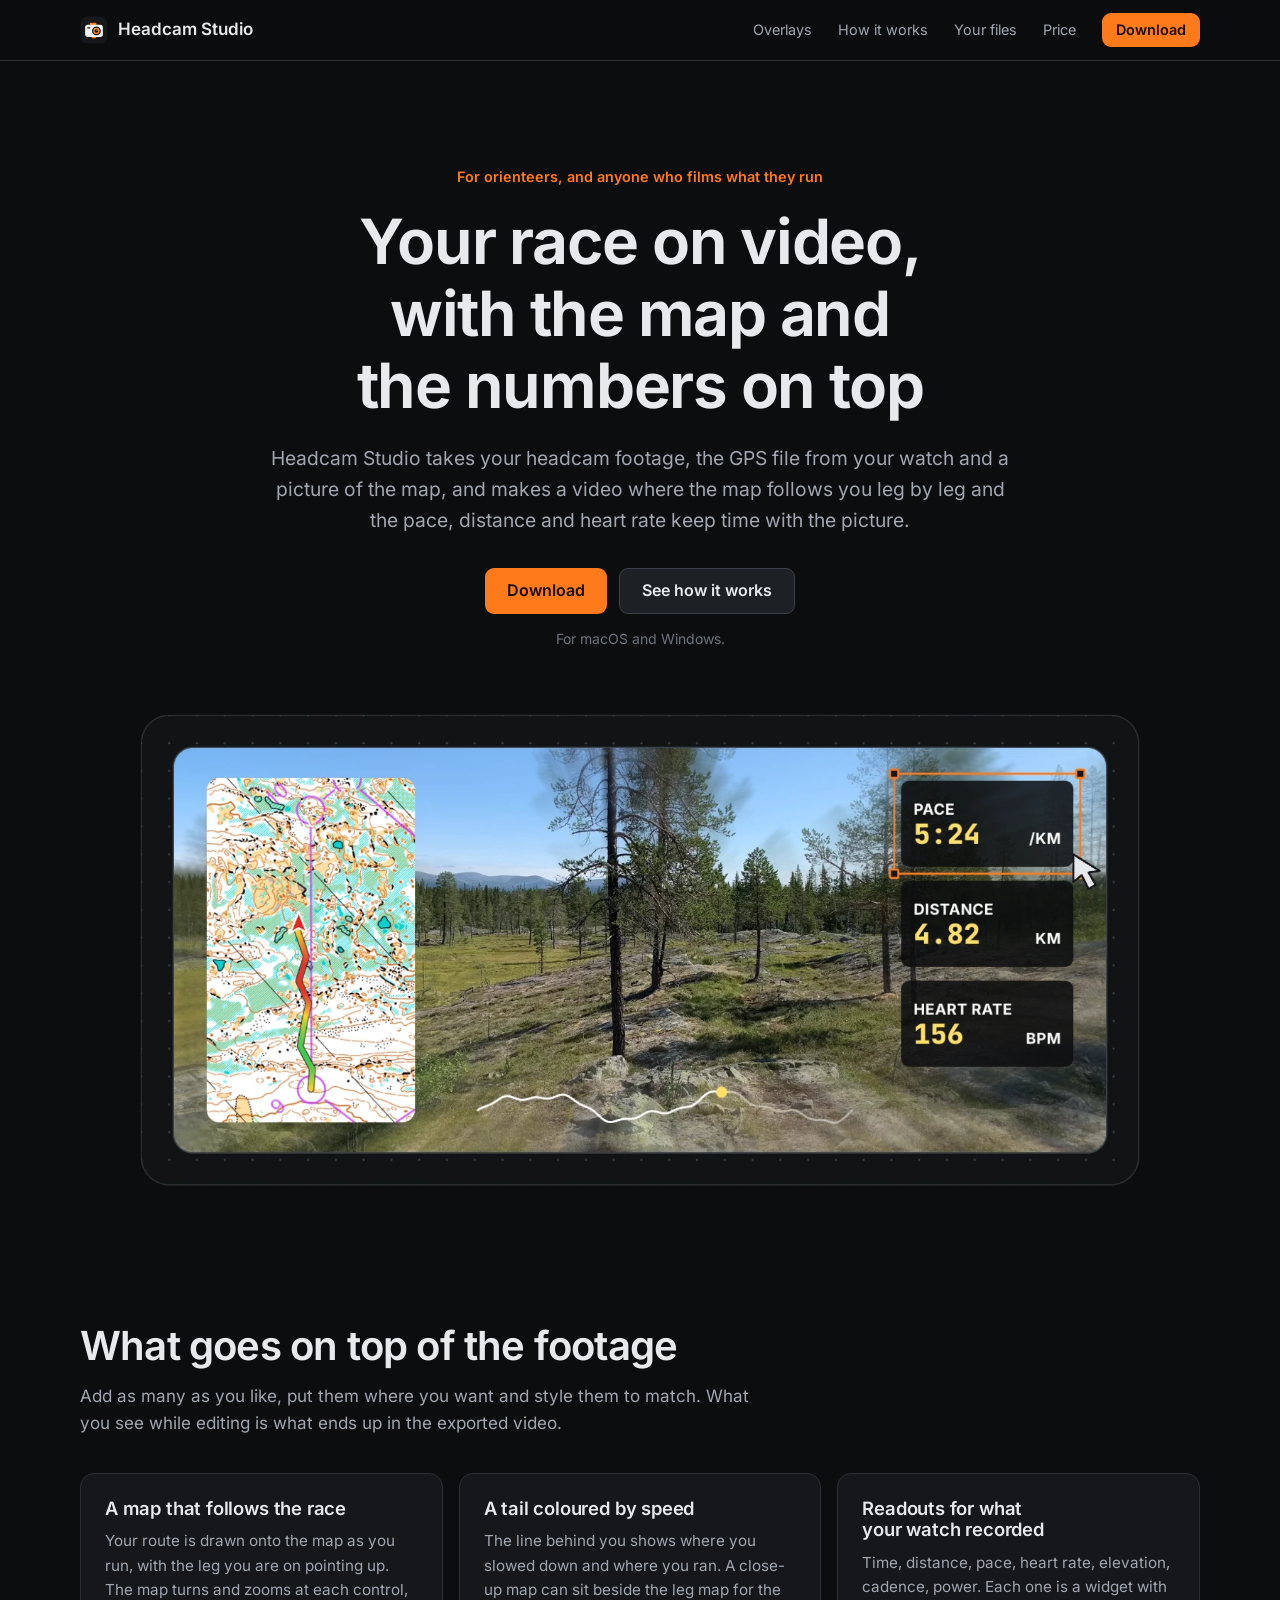
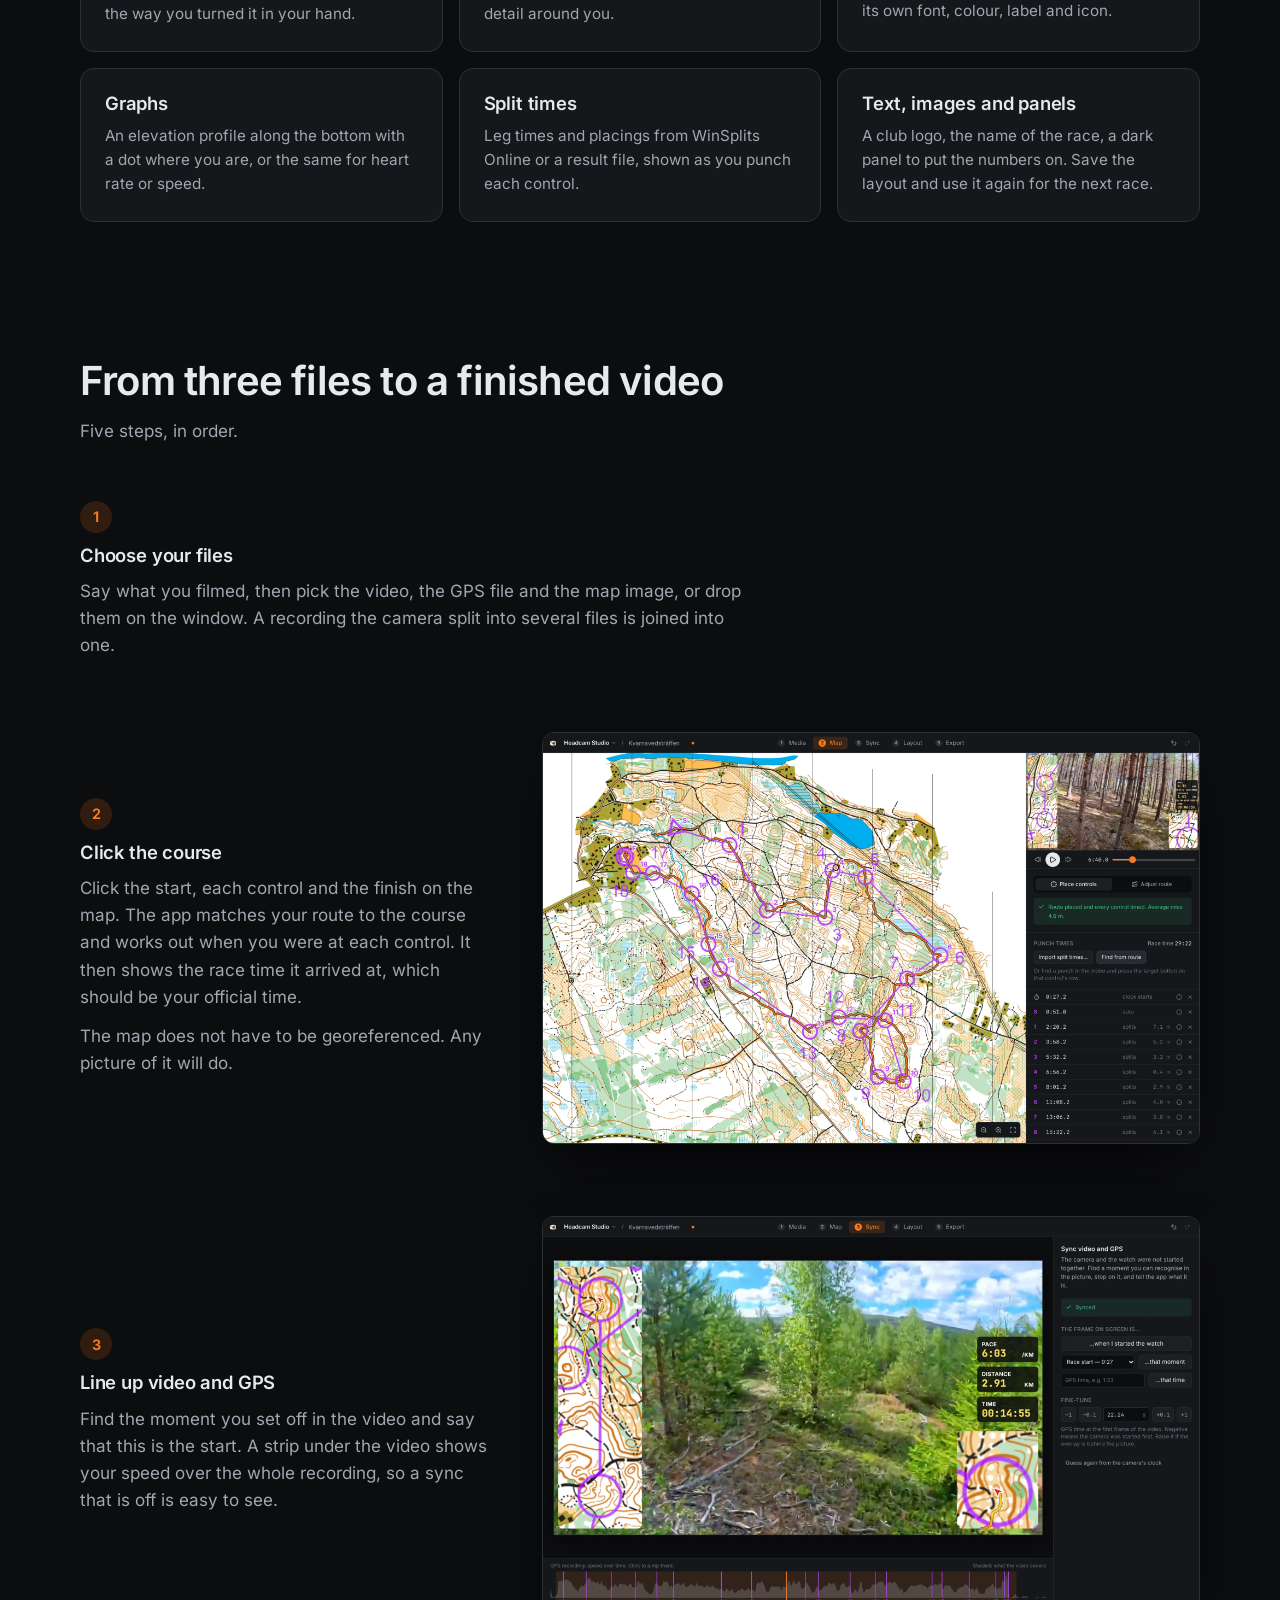
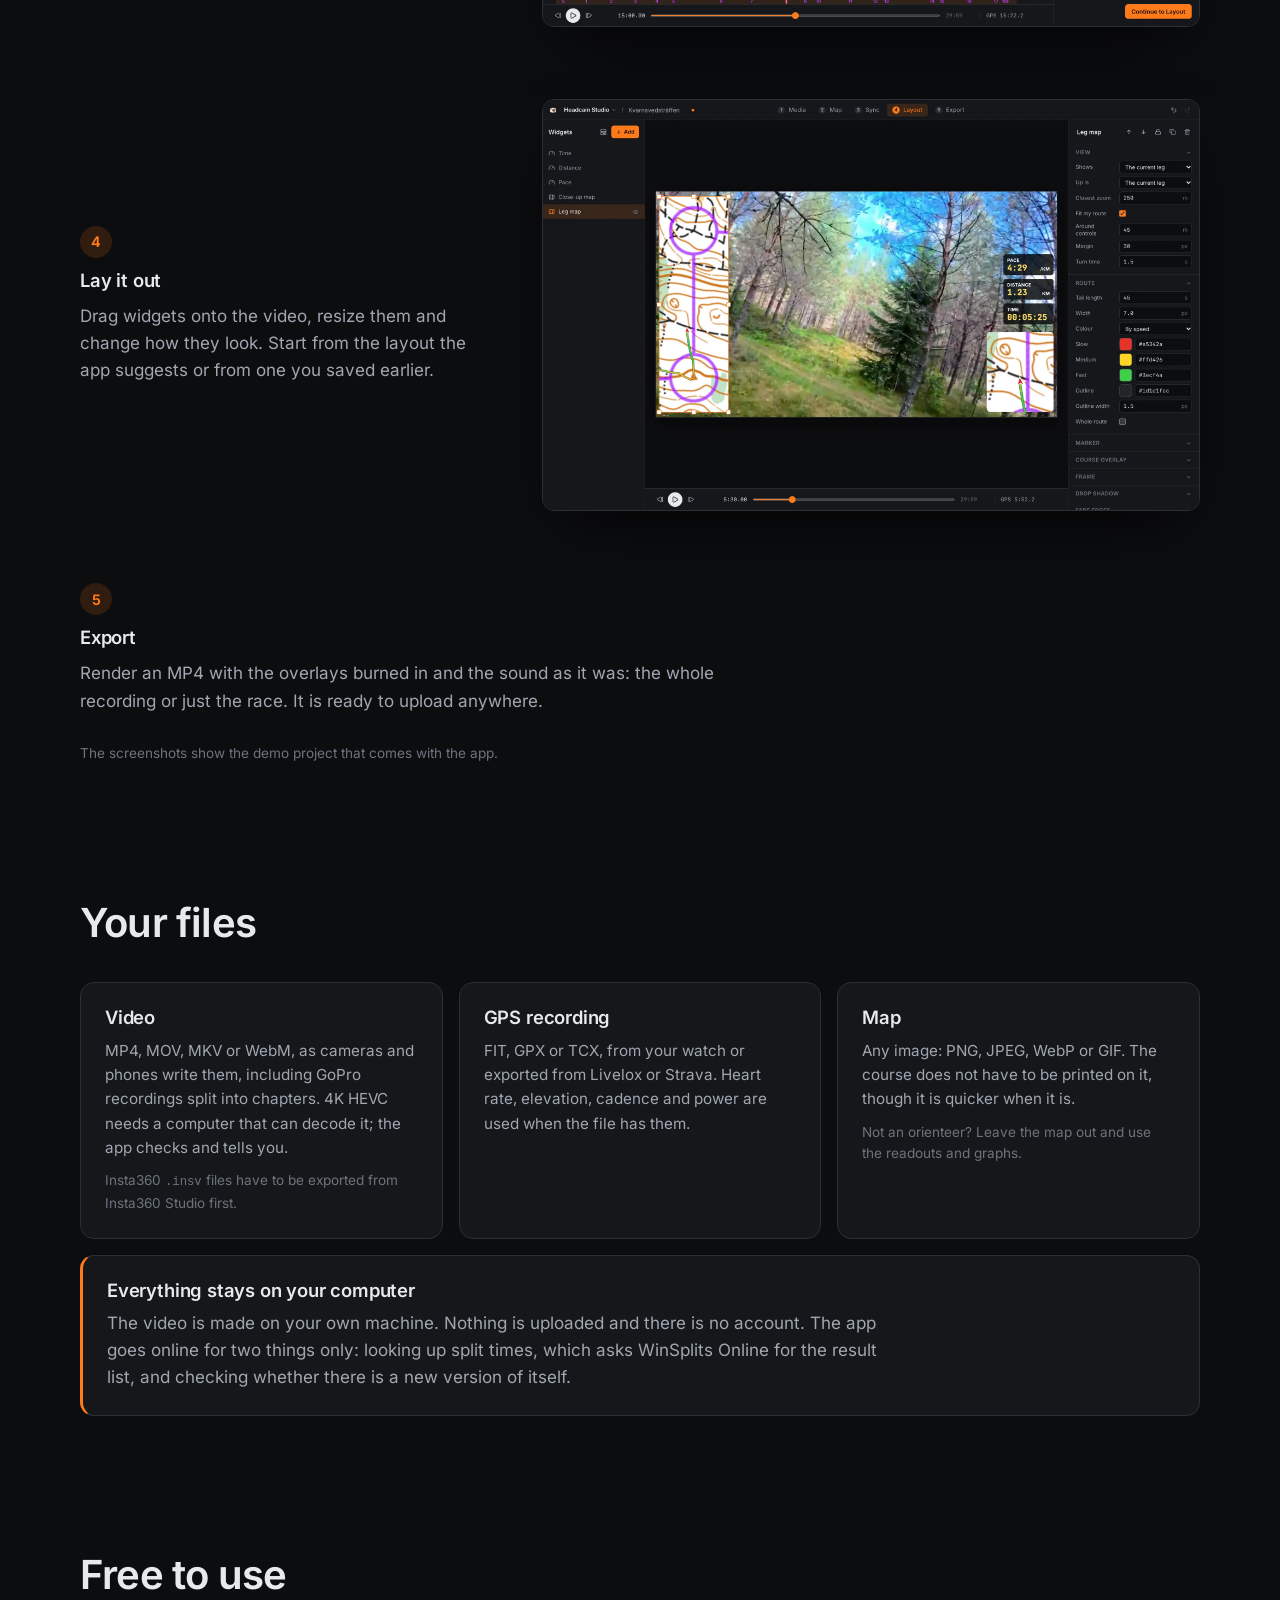
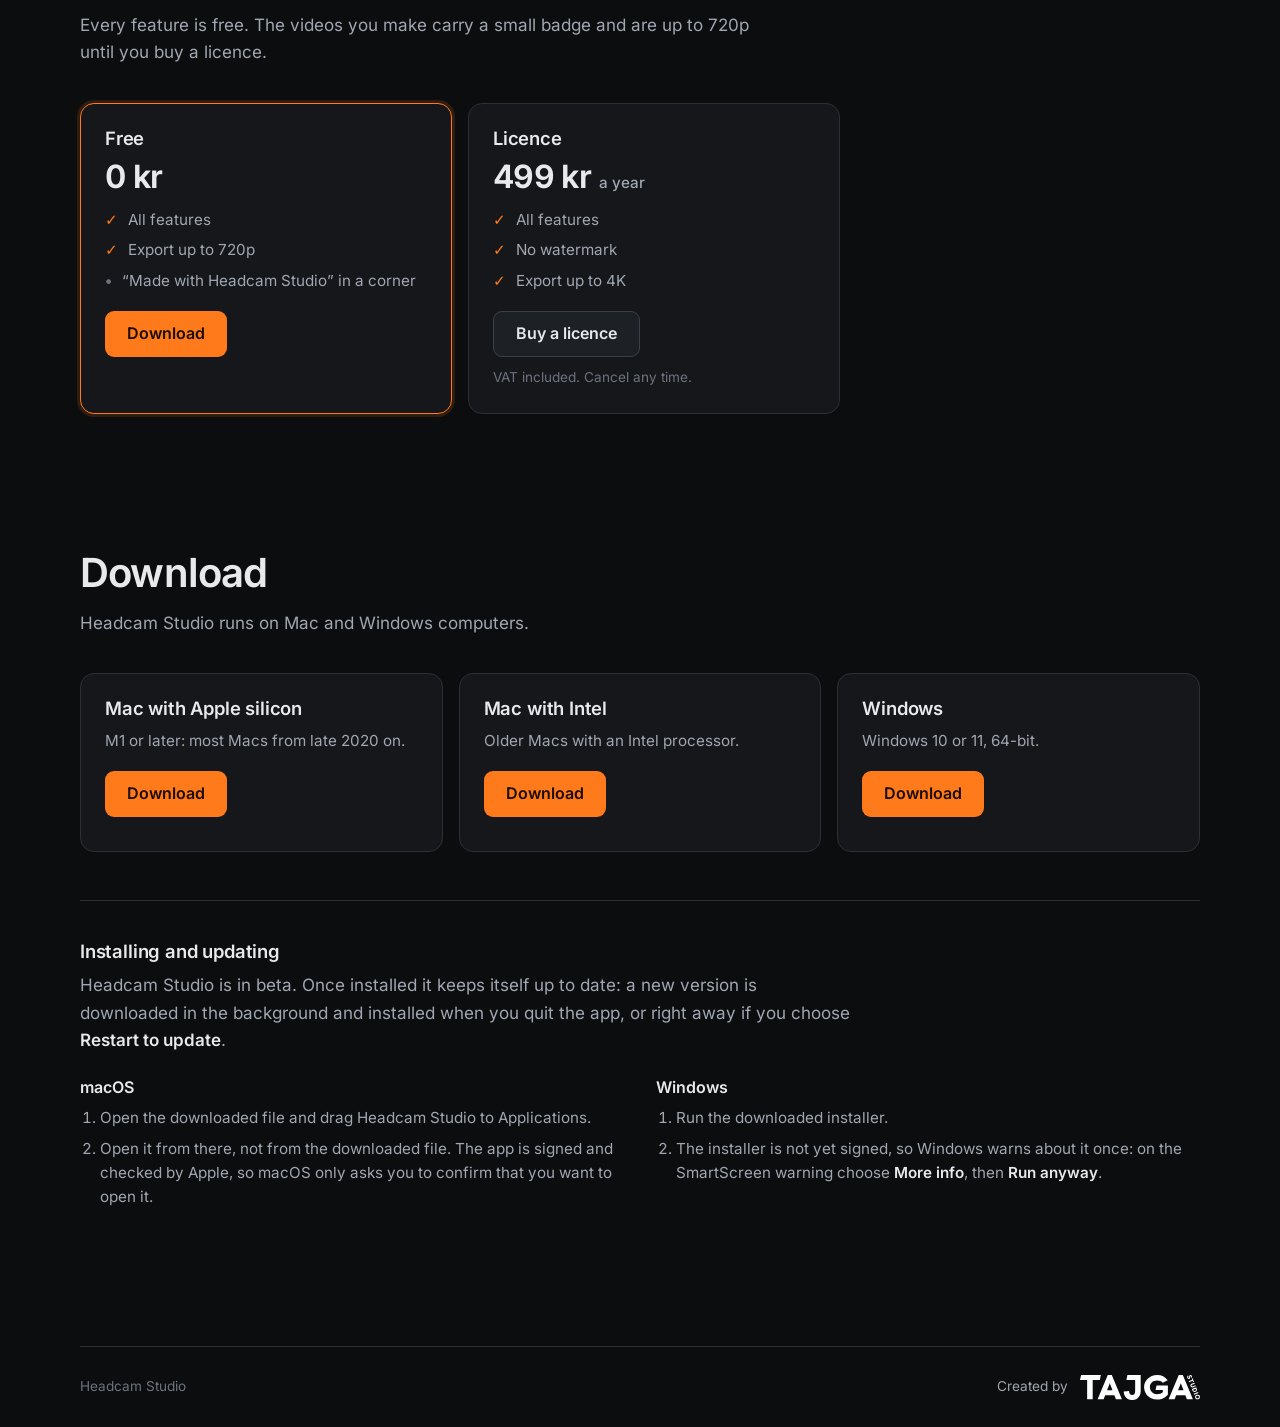
<file: index.html>
<!doctype html>
<html lang="en">
  <head>
    <meta charset="utf-8" />
    <meta name="viewport" content="width=device-width, initial-scale=1" />
    <meta name="author" content="Tajga Studio" />
    <title>Headcam Studio — your race on video, with the map and the numbers</title>
    <meta
      name="description"
      content="Headcam Studio turns headcam footage, a GPS recording and an orienteering map into a video with synced overlays: a map that follows the race leg by leg, pace, distance, heart rate and more. For macOS and Windows."
    />
    <meta property="og:title" content="Headcam Studio" />
    <meta
      property="og:description"
      content="Your headcam footage with the map, the route and the numbers on top. For macOS and Windows."
    />
    <meta property="og:type" content="website" />
    <meta property="og:image" content="assets/og.jpg" />
    <meta name="twitter:card" content="summary_large_image" />
    <meta name="theme-color" content="#0c0d0f" />
    <link rel="icon" href="assets/logo.svg" type="image/svg+xml" />
    <link rel="apple-touch-icon" href="assets/icon-180.png" />
    <link rel="preload" href="assets/inter.woff2" as="font" type="font/woff2" crossorigin />
    <link rel="stylesheet" href="styles.css" />
    <script src="main.js" defer></script>
  </head>
  <body>
    <header class="nav">
      <div class="wrap nav-inner">
        <a class="brand" href="#top">
          <img src="assets/logo.svg" alt="" width="28" height="28" />
          <span>Headcam Studio</span>
        </a>
        <nav aria-label="Sections">
          <a href="#overlays">Overlays</a>
          <a href="#how">How it works</a>
          <a href="#files">Your files</a>
          <a href="#price">Price</a>
          <a class="button small" href="#download">Download</a>
        </nav>
      </div>
    </header>

    <main id="top">
      <section class="hero wrap">
        <p class="eyebrow">For orienteers, and anyone who films what they run</p>
        <h1>Your race on video, with the map and the numbers on top</h1>
        <p class="lead">
          Headcam Studio takes your headcam footage, the GPS file from your watch and a picture of
          the map, and makes a video where the map follows you leg by leg and the pace, distance and
          heart rate keep time with the picture.
        </p>
        <div class="actions">
          <a class="button" id="hero-download" href="#download">Download</a>
          <a class="button ghost" href="#how">See how it works</a>
        </div>
        <p class="note" id="hero-note">For macOS and Windows.</p>
        <img
          class="hero-shot"
          src="assets/hero.webp"
          width="1408"
          height="666"
          alt="A headcam view of rocky forest with an orienteering map, pace, distance, heart rate and an elevation line laid over it"
        />
      </section>

      <section id="overlays" class="wrap section">
        <h2>What goes on top of the footage</h2>
        <p class="section-lead">
          Add as many as you like, put them where you want and style them to match. What you see
          while editing is what ends up in the exported video.
        </p>
        <div class="grid">
          <article class="card">
            <h3>A map that follows the race</h3>
            <p>
              Your route is drawn onto the map as you run, with the leg you are on pointing up. The
              map turns and zooms at each control, the way you turned it in your hand.
            </p>
          </article>
          <article class="card">
            <h3>A tail coloured by speed</h3>
            <p>
              The line behind you shows where you slowed down and where you ran. A close-up map can
              sit beside the leg map for the detail around you.
            </p>
          </article>
          <article class="card">
            <h3>Readouts for what your watch recorded</h3>
            <p>
              Time, distance, pace, heart rate, elevation, cadence, power. Each one is a widget with
              its own font, colour, label and icon.
            </p>
          </article>
          <article class="card">
            <h3>Graphs</h3>
            <p>
              An elevation profile along the bottom with a dot where you are, or the same for heart
              rate or speed.
            </p>
          </article>
          <article class="card">
            <h3>Split times</h3>
            <p>
              Leg times and placings from WinSplits Online or a result file, shown as you punch each
              control.
            </p>
          </article>
          <article class="card">
            <h3>Text, images and panels</h3>
            <p>
              A club logo, the name of the race, a dark panel to put the numbers on. Save the layout
              and use it again for the next race.
            </p>
          </article>
        </div>
      </section>

      <section id="how" class="wrap section">
        <h2>From three files to a finished video</h2>
        <p class="section-lead">Five steps, in order.</p>

        <ol class="steps">
          <li class="step text-only">
            <div class="step-text">
              <span class="step-number">1</span>
              <h3>Choose your files</h3>
              <p>
                Say what you filmed, then pick the video, the GPS file and the map image, or drop
                them on the window. A recording the camera split into several files is joined into
                one.
              </p>
            </div>
          </li>
          <li class="step">
            <div class="step-text">
              <span class="step-number">2</span>
              <h3>Click the course</h3>
              <p>
                Click the start, each control and the finish on the map. The app matches your route
                to the course and works out when you were at each control. It then shows the race
                time it arrived at, which should be your official time.
              </p>
              <p>The map does not have to be georeferenced. Any picture of it will do.</p>
            </div>
            <img
              src="assets/step-map.webp"
              width="2400"
              height="1500"
              loading="lazy"
              alt="The Map step: an orienteering map with the course clicked in and the route laid over it"
            />
          </li>
          <li class="step">
            <div class="step-text">
              <span class="step-number">3</span>
              <h3>Line up video and GPS</h3>
              <p>
                Find the moment you set off in the video and say that this is the start. A strip
                under the video shows your speed over the whole recording, so a sync that is off is
                easy to see.
              </p>
            </div>
            <img
              src="assets/step-sync.webp"
              width="2400"
              height="1500"
              loading="lazy"
              alt="The Sync step: the video with overlays, and a strip showing speed over the whole recording"
            />
          </li>
          <li class="step">
            <div class="step-text">
              <span class="step-number">4</span>
              <h3>Lay it out</h3>
              <p>
                Drag widgets onto the video, resize them and change how they look. Start from the
                layout the app suggests or from one you saved earlier.
              </p>
            </div>
            <img
              src="assets/step-layout.webp"
              width="2400"
              height="1500"
              loading="lazy"
              alt="The Layout step: a leg map selected on the video, with its settings in a panel on the right"
            />
          </li>
          <li class="step text-only">
            <div class="step-text">
              <span class="step-number">5</span>
              <h3>Export</h3>
              <p>
                Render an MP4 with the overlays burned in and the sound as it was: the whole
                recording or just the race. It is ready to upload anywhere.
              </p>
            </div>
          </li>
        </ol>
        <p class="caption">The screenshots show the demo project that comes with the app.</p>
      </section>

      <section id="files" class="wrap section">
        <h2>Your files</h2>
        <div class="grid">
          <article class="card">
            <h3>Video</h3>
            <p>
              MP4, MOV, MKV or WebM, as cameras and phones write them, including GoPro recordings
              split into chapters. 4K HEVC needs a computer that can decode it; the app checks and
              tells you.
            </p>
            <p class="fine">
              Insta360 <code>.insv</code> files have to be exported from Insta360 Studio first.
            </p>
          </article>
          <article class="card">
            <h3>GPS recording</h3>
            <p>
              FIT, GPX or TCX, from your watch or exported from Livelox or Strava. Heart rate,
              elevation, cadence and power are used when the file has them.
            </p>
          </article>
          <article class="card">
            <h3>Map</h3>
            <p>
              Any image: PNG, JPEG, WebP or GIF. The course does not have to be printed on it,
              though it is quicker when it is.
            </p>
            <p class="fine">Not an orienteer? Leave the map out and use the readouts and graphs.</p>
          </article>
        </div>
        <div class="callout">
          <h3>Everything stays on your computer</h3>
          <p>
            The video is made on your own machine. Nothing is uploaded and there is no account.
            The app goes online for two things only: looking up split times, which asks WinSplits
            Online for the result list, and checking whether there is a new version of itself.
          </p>
        </div>
      </section>

      <section id="price" class="wrap section">
        <h2>Free to use</h2>
        <p class="section-lead">
          Every feature is free. The videos you make carry a small badge and are up to 720p until you
          buy a licence.
        </p>
        <div class="prices">
          <article class="card suggested">
            <h3>Free</h3>
            <p class="price">0 kr</p>
            <ul class="ticks">
              <li>All features</li>
              <li>Export up to 720p</li>
              <li class="plain">“Made with Headcam Studio” in a corner</li>
            </ul>
            <a class="button" href="#download">Download</a>
          </article>
          <article class="card">
            <h3>Licence</h3>
            <p class="price">499 kr <small>a year</small></p>
            <ul class="ticks">
              <li>All features</li>
              <li>No watermark</li>
              <li>Export up to 4K</li>
            </ul>
            <a class="button ghost" href="https://licence.tajga.studio/buy/headcam-studio">Buy a licence</a>
            <p class="fine">VAT included. Cancel any time.</p>
          </article>
        </div>
      </section>

      <section id="download" class="wrap section">
        <h2>Download</h2>
        <p class="section-lead" id="download-lead">Headcam Studio runs on Mac and Windows computers.</p>

        <div class="grid downloads" id="downloads">
          <article class="card download" data-platform="mac-arm64">
            <h3>Mac with Apple silicon</h3>
            <p>M1 or later: most Macs from late 2020 on.</p>
            <a class="button" href="https://github.com/ludvigeriksson/headcam-studio-releases/releases/latest">Download</a>
            <p class="fine size"></p>
          </article>
          <article class="card download" data-platform="mac-x64">
            <h3>Mac with Intel</h3>
            <p>Older Macs with an Intel processor.</p>
            <a class="button" href="https://github.com/ludvigeriksson/headcam-studio-releases/releases/latest">Download</a>
            <p class="fine size"></p>
          </article>
          <article class="card download" data-platform="win-x64">
            <h3>Windows</h3>
            <p>Windows 10 or 11, 64-bit.</p>
            <a class="button" href="https://github.com/ludvigeriksson/headcam-studio-releases/releases/latest">Download</a>
            <p class="fine size"></p>
          </article>
        </div>
        <p class="note" id="which-mac" hidden>
          Not sure which Mac you have? Choose the Apple menu → About This Mac and look for “Chip”
          (Apple silicon) or “Processor” (Intel).
        </p>

        <div class="first-run">
          <h3>Installing and updating</h3>
          <p>
            Headcam Studio is in beta. Once installed it keeps itself up to date: a new version is
            downloaded in the background and installed when you quit the app, or right away if you
            choose <b>Restart to update</b>.
          </p>
          <div class="grid two">
            <div>
              <h4>macOS</h4>
              <ol>
                <li>Open the downloaded file and drag Headcam Studio to Applications.</li>
                <li>
                  Open it from there, not from the downloaded file. The app is signed and checked
                  by Apple, so macOS only asks you to confirm that you want to open it.
                </li>
              </ol>
            </div>
            <div>
              <h4>Windows</h4>
              <ol>
                <li>Run the downloaded installer.</li>
                <li>
                  The installer is not yet signed, so Windows warns about it once: on the
                  SmartScreen warning choose <b>More info</b>, then <b>Run anyway</b>.
                </li>
              </ol>
            </div>
          </div>
        </div>
      </section>
    </main>

    <footer class="wrap footer">
      <div class="footer-product">
        <span>Headcam Studio</span>
        <span id="footer-version"></span>
      </div>
      <a class="creator-credit" href="https://tajgastudio.com/">
        <span>Created by</span>
        <img src="assets/tajga-logo-white.svg" alt="Tajga Studio" width="120" height="25" />
      </a>
    </footer>
  </body>
</html>
</file>
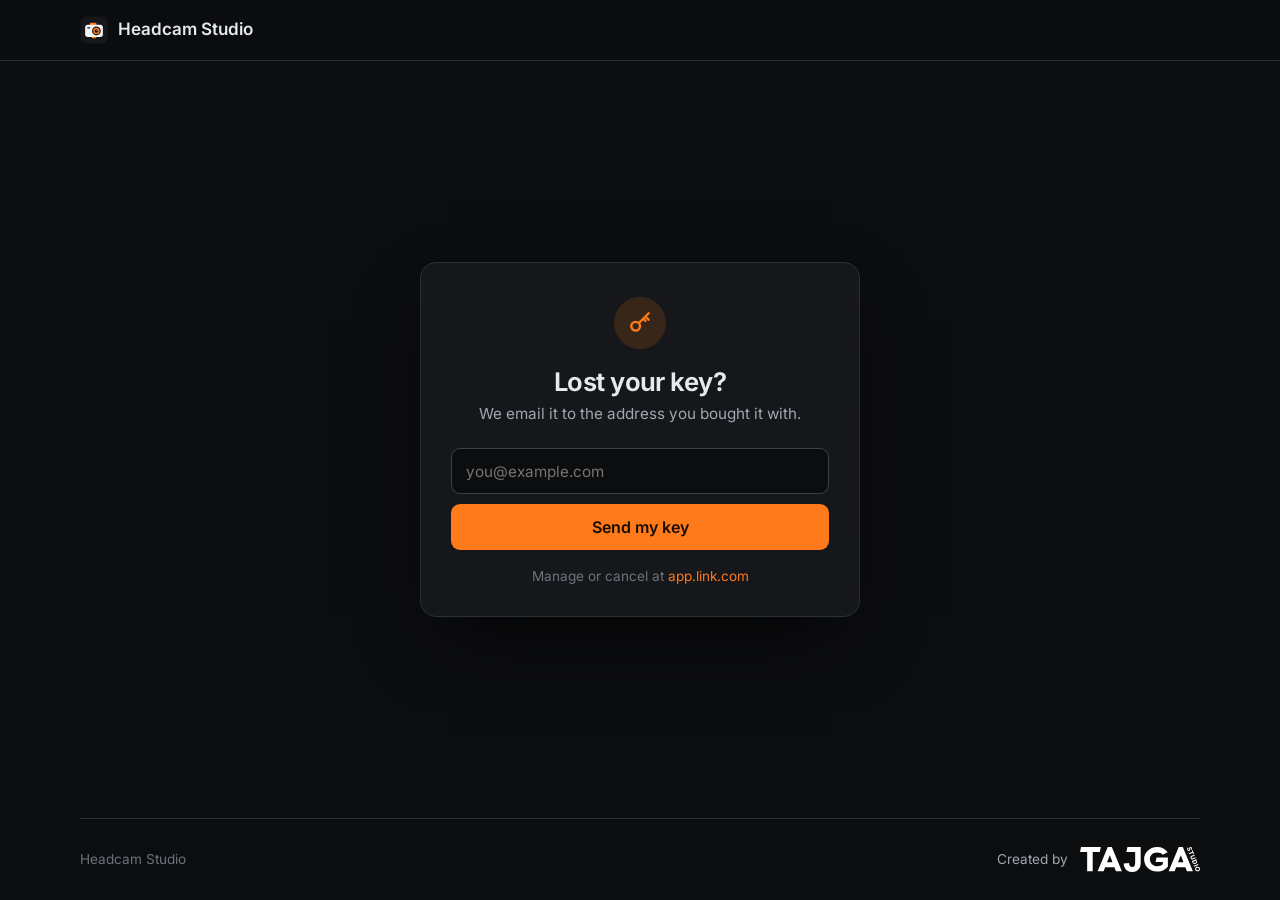
<file: licence/index.html>
<!doctype html>
<html lang="en">
  <head>
    <meta charset="utf-8" />
    <meta name="viewport" content="width=device-width, initial-scale=1" />
    <meta name="robots" content="noindex" />
    <title>Your licence · Headcam Studio</title>
    <meta name="theme-color" content="#0c0d0f" />
    <link rel="icon" href="../assets/logo.svg" type="image/svg+xml" />
    <link rel="preload" href="../assets/inter.woff2" as="font" type="font/woff2" crossorigin />
    <link rel="stylesheet" href="../styles.css" />
    <link rel="stylesheet" href="licence.css" />
    <script src="licence.js" defer></script>
  </head>
  <body class="licence-page">
    <header class="nav">
      <div class="wrap nav-inner">
        <a class="brand" href="../">
          <img src="../assets/logo.svg" alt="" width="28" height="28" />
          <span>Headcam Studio</span>
        </a>
      </div>
    </header>

    <main class="licence">
      <!-- After checkout: the key that was bought. -->
      <section class="licence-card" id="bought" hidden>
        <div class="licence-icon done" aria-hidden="true">
          <svg viewBox="0 0 24 24"><path d="M5 12.5l4.5 4.5L19 7.5" /></svg>
        </div>
        <h1>Thank you</h1>
        <p class="licence-sub">Your licence key removes the watermark.</p>
        <div class="licence-key">
          <code id="key"></code>
          <button class="licence-copy" id="copy" type="button">
            <svg viewBox="0 0 24 24" aria-hidden="true">
              <rect x="9" y="9" width="12" height="12" rx="2" />
              <path d="M5 15V5a2 2 0 0 1 2-2h10" />
            </svg>
            <span>Copy</span>
          </button>
        </div>
        <a class="button licence-wide" id="open">Open in Headcam Studio</a>
        <p class="licence-note" id="emailed" hidden></p>
      </section>

      <section class="licence-card" id="waiting" hidden>
        <p class="licence-sub">Fetching your key…</p>
      </section>

      <!-- Without a checkout: find a key again. -->
      <section class="licence-card" id="find">
        <div class="licence-icon" aria-hidden="true">
          <svg viewBox="0 0 24 24">
            <circle cx="8" cy="15" r="4" />
            <path d="M11 12l9-9M17 6l3 3M15 8l2 2" />
          </svg>
        </div>
        <h1>Lost your key?</h1>
        <p class="licence-sub">We email it to the address you bought it with.</p>
        <p class="licence-failed" id="failed" hidden></p>
        <form id="find-form" class="licence-form">
          <input id="email" type="email" required placeholder="you@example.com" autocomplete="email" />
          <button class="button licence-wide" type="submit">Send my key</button>
        </form>
        <p class="licence-note" id="sent" hidden>
          If a licence was bought with that address, the key is on its way. Check the spam folder too.
        </p>
        <p class="licence-note">
          Manage or cancel at <a href="https://app.link.com" target="_blank" rel="noreferrer">app.link.com</a>
        </p>
      </section>
    </main>

    <footer class="wrap footer">
      <div class="footer-product"><span>Headcam Studio</span></div>
      <a class="creator-credit" href="https://tajgastudio.com/">
        <span>Created by</span>
        <img src="../assets/tajga-logo-white.svg" alt="Tajga Studio" width="120" height="25" />
      </a>
    </footer>
  </body>
</html>
</file>
<file: styles.css>
/* Colours and type follow the app (src/index.css there). */
@font-face {
  font-family: "Inter Variable";
  font-style: normal;
  font-weight: 100 900;
  font-display: swap;
  src: url("assets/inter.woff2") format("woff2-variations");
}

:root {
  --canvas: #0c0d0f;
  --panel: #15171a;
  --raised: #1d2024;
  --hover: #262a30;
  --line: #2b2f36;
  --line-strong: #3b414a;
  --ink: #e7e9ec;
  --ink-muted: #a0a7b1;
  --ink-faint: #6c737e;
  --accent: #ff7a1a;
  --accent-hover: #ff9140;
  --accent-ink: #1a0d02;
  --accent-soft: #ff7a1a26;
  color-scheme: dark;
}

* {
  box-sizing: border-box;
}

html {
  scroll-behavior: smooth;
  scroll-padding-top: 76px;
}

body {
  margin: 0;
  background: var(--canvas);
  color: var(--ink);
  font-family: "Inter Variable", ui-sans-serif, system-ui, sans-serif;
  font-size: 17px;
  line-height: 1.6;
  -webkit-font-smoothing: antialiased;
}

img {
  display: block;
  max-width: 100%;
  height: auto;
}

a {
  color: inherit;
}

:focus-visible {
  outline: 2px solid var(--accent);
  outline-offset: 2px;
}

h1,
h2,
h3,
h4 {
  margin: 0;
  line-height: 1.15;
  letter-spacing: -0.02em;
  text-wrap: balance;
}

h1 {
  font-size: clamp(2.2rem, 5.6vw, 3.9rem);
  font-weight: 650;
  max-width: 17ch;
}

h2 {
  font-size: clamp(1.7rem, 3.6vw, 2.5rem);
  font-weight: 620;
}

h3 {
  font-size: 1.15rem;
  font-weight: 600;
  letter-spacing: -0.01em;
}

h4 {
  font-size: 1rem;
  font-weight: 600;
  letter-spacing: 0;
}

p {
  margin: 0;
}

code {
  font-family: ui-monospace, "SF Mono", "Cascadia Mono", Menlo, Consolas, monospace;
  font-size: 0.9em;
}

.wrap {
  width: min(1120px, 100% - 40px);
  margin-inline: auto;
}

/* Top bar */

.nav {
  position: sticky;
  top: 0;
  z-index: 10;
  background: color-mix(in srgb, var(--canvas) 82%, transparent);
  backdrop-filter: blur(12px);
  border-bottom: 1px solid var(--line);
}

.nav-inner {
  display: flex;
  align-items: center;
  justify-content: space-between;
  height: 60px;
}

.brand {
  display: flex;
  align-items: center;
  gap: 10px;
  font-weight: 600;
  text-decoration: none;
  white-space: nowrap;
}

.nav nav {
  display: flex;
  align-items: center;
  gap: 26px;
  font-size: 0.9rem;
}

.nav nav a:not(.button) {
  color: var(--ink-muted);
  text-decoration: none;
}

.nav nav a:not(.button):hover {
  color: var(--ink);
}

/* Buttons */

.button {
  display: inline-flex;
  align-items: center;
  justify-content: center;
  height: 46px;
  padding: 0 22px;
  border-radius: 9px;
  background: var(--accent);
  color: var(--accent-ink);
  font-weight: 600;
  font-size: 1rem;
  text-decoration: none;
  white-space: nowrap;
  transition: background-color 0.15s;
}

.button:hover {
  background: var(--accent-hover);
}

.button.ghost {
  background: var(--raised);
  color: var(--ink);
  border: 1px solid var(--line-strong);
}

.button.ghost:hover {
  background: var(--hover);
}

.button.small {
  height: 34px;
  padding: 0 14px;
  font-size: 0.9rem;
}

/* Hero */

.hero {
  display: flex;
  flex-direction: column;
  align-items: center;
  text-align: center;
  padding-top: clamp(48px, 9vw, 104px);
}

.eyebrow {
  margin-bottom: 18px;
  color: var(--accent);
  font-size: 0.9rem;
  font-weight: 600;
}

.lead {
  max-width: 62ch;
  margin-top: 22px;
  color: var(--ink-muted);
  font-size: clamp(1.05rem, 1.6vw, 1.2rem);
  text-wrap: pretty;
}

.actions {
  display: flex;
  flex-wrap: wrap;
  justify-content: center;
  gap: 12px;
  margin-top: 32px;
}

.note {
  margin-top: 14px;
  color: var(--ink-faint);
  font-size: 0.875rem;
}

.hero-shot {
  width: 100%;
  max-width: 1000px;
  margin-top: clamp(36px, 6vw, 64px);
}

/* Sections */

.section {
  padding-top: clamp(72px, 11vw, 136px);
}

.section-lead {
  max-width: 62ch;
  margin-top: 14px;
  color: var(--ink-muted);
  text-wrap: pretty;
}

.grid {
  display: grid;
  grid-template-columns: repeat(3, 1fr);
  gap: 16px;
  margin-top: 36px;
}

.grid.two {
  grid-template-columns: repeat(2, 1fr);
  gap: 32px;
  margin-top: 24px;
}

.card {
  display: flex;
  flex-direction: column;
  gap: 10px;
  padding: 24px;
  border: 1px solid var(--line);
  border-radius: 14px;
  background: var(--panel);
}

.card p {
  color: var(--ink-muted);
  font-size: 0.95rem;
}

.fine,
.card p.fine {
  color: var(--ink-faint);
  font-size: 0.85rem;
}

.callout {
  margin-top: 16px;
  padding: 24px;
  border: 1px solid var(--line);
  border-left: 3px solid var(--accent);
  border-radius: 14px;
  background: var(--panel);
  color: var(--ink-muted);
}

.callout h3 {
  margin-bottom: 8px;
  color: var(--ink);
}

.callout p {
  max-width: 70ch;
}

/* Steps */

.steps {
  display: flex;
  flex-direction: column;
  gap: clamp(40px, 6vw, 72px);
  margin: clamp(36px, 5vw, 56px) 0 0;
  padding: 0;
  list-style: none;
}

.step {
  display: grid;
  grid-template-columns: minmax(0, 5fr) minmax(0, 8fr);
  gap: clamp(24px, 4vw, 56px);
  align-items: center;
}

.step.text-only {
  grid-template-columns: minmax(0, 62ch);
}

.step-text {
  display: flex;
  flex-direction: column;
  align-items: flex-start;
  gap: 12px;
}

.step-text p {
  color: var(--ink-muted);
}

.step-number {
  display: grid;
  place-items: center;
  width: 32px;
  height: 32px;
  border-radius: 50%;
  background: var(--accent-soft);
  color: var(--accent);
  font-size: 0.9rem;
  font-weight: 650;
}

.step img {
  border: 1px solid var(--line);
  border-radius: 12px;
  box-shadow: 0 24px 60px -24px #000;
}

.caption {
  margin-top: 28px;
  color: var(--ink-faint);
  font-size: 0.85rem;
}

/* Price */

.prices {
  display: grid;
  grid-template-columns: repeat(2, 1fr);
  gap: 16px;
  max-width: 760px;
  margin-top: 36px;
}

.prices .card.suggested {
  border-color: var(--accent);
  box-shadow: 0 0 0 3px var(--accent-soft);
}

.prices .button {
  align-self: flex-start;
  margin-top: 8px;
}

.card p.price {
  color: var(--ink);
  font-size: 2rem;
  font-weight: 650;
  letter-spacing: -0.02em;
  line-height: 1.1;
}

.price small {
  color: var(--ink-muted);
  font-size: 0.95rem;
  font-weight: 500;
  letter-spacing: 0;
}

.ticks {
  display: grid;
  gap: 6px;
  margin: 4px 0 0;
  padding: 0;
  list-style: none;
  color: var(--ink-muted);
  font-size: 0.95rem;
}

.ticks li {
  display: flex;
  gap: 10px;
}

.ticks li::before {
  content: "✓";
  color: var(--accent);
  font-weight: 700;
}

.ticks li.plain::before {
  content: "•";
  color: var(--ink-faint);
}

/* Download */

.download .button {
  align-self: flex-start;
  margin-top: 8px;
}

.download.suggested {
  border-color: var(--accent);
  box-shadow: 0 0 0 3px var(--accent-soft);
}

.downloads.plain .download {
  border-color: var(--line);
  box-shadow: none;
}

.download:not(.suggested) .button {
  background: var(--raised);
  color: var(--ink);
  border: 1px solid var(--line-strong);
}

.download:not(.suggested) .button:hover {
  background: var(--hover);
}

.first-run {
  margin-top: 48px;
  padding-top: 40px;
  border-top: 1px solid var(--line);
}

.first-run > p {
  max-width: 70ch;
  margin-top: 10px;
  color: var(--ink-muted);
}

.first-run ol {
  margin: 10px 0 0;
  padding-left: 1.3em;
  color: var(--ink-muted);
  font-size: 0.95rem;
}

.first-run li + li {
  margin-top: 6px;
}

.first-run b {
  color: var(--ink);
  font-weight: 600;
}

/* Footer */

.footer {
  display: flex;
  flex-wrap: wrap;
  align-items: center;
  justify-content: space-between;
  gap: 16px;
  margin-top: clamp(72px, 11vw, 136px);
  padding-block: 28px;
  border-top: 1px solid var(--line);
  color: var(--ink-faint);
  font-size: 0.85rem;
}

.footer-product {
  display: flex;
  flex-direction: column;
  gap: 4px;
}

#footer-version:empty {
  display: none;
}

.creator-credit {
  display: inline-flex;
  align-items: center;
  gap: 12px;
  color: var(--ink-muted);
  text-decoration: none;
}

.creator-credit:hover {
  color: var(--ink);
}

.creator-credit img {
  width: 120px;
}

[hidden] {
  display: none !important;
}

@media (max-width: 860px) {
  .grid,
  .grid.two,
  .prices {
    grid-template-columns: 1fr;
  }

  .step {
    grid-template-columns: 1fr;
  }

  .nav nav a:not(.button) {
    display: none;
  }
}

@media (prefers-reduced-motion: reduce) {
  html {
    scroll-behavior: auto;
  }
}
</file>
<file: licence/licence.css>
/* The licence page: one card in the middle, with the key after checkout or the form to find it
   again. */
.licence-page {
  display: flex;
  flex-direction: column;
  min-height: 100vh;
}

.licence {
  flex: 1;
  display: grid;
  place-items: center;
  padding: 48px 20px;
}

.licence-page .footer {
  margin-top: 0;
}

.licence-card {
  width: 100%;
  max-width: 440px;
  padding: 34px 30px 28px;
  border-radius: 16px;
  background: var(--panel);
  border: 1px solid var(--line);
  box-shadow: 0 30px 80px -30px #000;
  text-align: center;
}

.licence-icon {
  display: grid;
  place-items: center;
  width: 52px;
  height: 52px;
  margin: 0 auto 18px;
  border-radius: 50%;
  background: var(--accent-soft);
  color: var(--accent);
}

.licence-icon.done {
  background: #3ecf8e1f;
  color: #3ecf8e;
}

.licence-icon svg {
  width: 26px;
  height: 26px;
  fill: none;
  stroke: currentColor;
  stroke-width: 2.2;
  stroke-linecap: round;
  stroke-linejoin: round;
}

.licence-card h1 {
  max-width: none;
  margin: 0 0 6px;
  font-size: 1.6rem;
}

.licence-sub {
  margin: 0 0 22px;
  color: var(--ink-muted);
  font-size: 0.95rem;
}

#waiting .licence-sub {
  margin: 0;
}

.licence-key {
  display: flex;
  align-items: center;
  gap: 10px;
  margin-bottom: 14px;
  padding: 8px 8px 8px 14px;
  border-radius: 10px;
  background: var(--canvas);
  border: 1px solid var(--line-strong);
  text-align: left;
}

.licence-key code {
  flex: 1;
  font: 600 0.85rem/1.4 ui-monospace, "SF Mono", Menlo, Consolas, monospace;
  user-select: all;
}

.licence-copy {
  display: inline-flex;
  flex: none;
  align-items: center;
  gap: 6px;
  height: 32px;
  padding: 0 11px;
  border-radius: 7px;
  background: var(--raised);
  border: 1px solid var(--line-strong);
  color: var(--ink);
  font: 600 0.8rem/1 inherit;
  font-family: inherit;
  cursor: pointer;
}

.licence-copy:hover {
  background: var(--hover);
}

.licence-copy svg {
  width: 15px;
  height: 15px;
  fill: none;
  stroke: currentColor;
  stroke-width: 2;
  stroke-linecap: round;
  stroke-linejoin: round;
}

.licence-wide {
  width: 100%;
}

.licence-card button.button {
  border: 0;
  font-family: inherit;
  cursor: pointer;
}

.licence-card button.button:disabled {
  opacity: 0.6;
  cursor: default;
}

.licence-form {
  display: flex;
  flex-direction: column;
  gap: 10px;
}

.licence-form input {
  height: 46px;
  padding: 0 14px;
  border-radius: 9px;
  border: 1px solid var(--line-strong);
  background: var(--canvas);
  color: var(--ink);
  font: inherit;
  font-size: 0.95rem;
}

.licence-form input:focus {
  outline: none;
  border-color: var(--accent);
}

.licence-note {
  margin: 16px 0 0;
  color: var(--ink-faint);
  font-size: 0.85rem;
}

.licence-note a {
  color: var(--accent);
  text-decoration: none;
}

.licence-note a:hover {
  color: var(--accent-hover);
}

.licence-failed {
  margin: -8px 0 18px;
  color: var(--ink-muted);
  font-size: 0.85rem;
}
</file>
